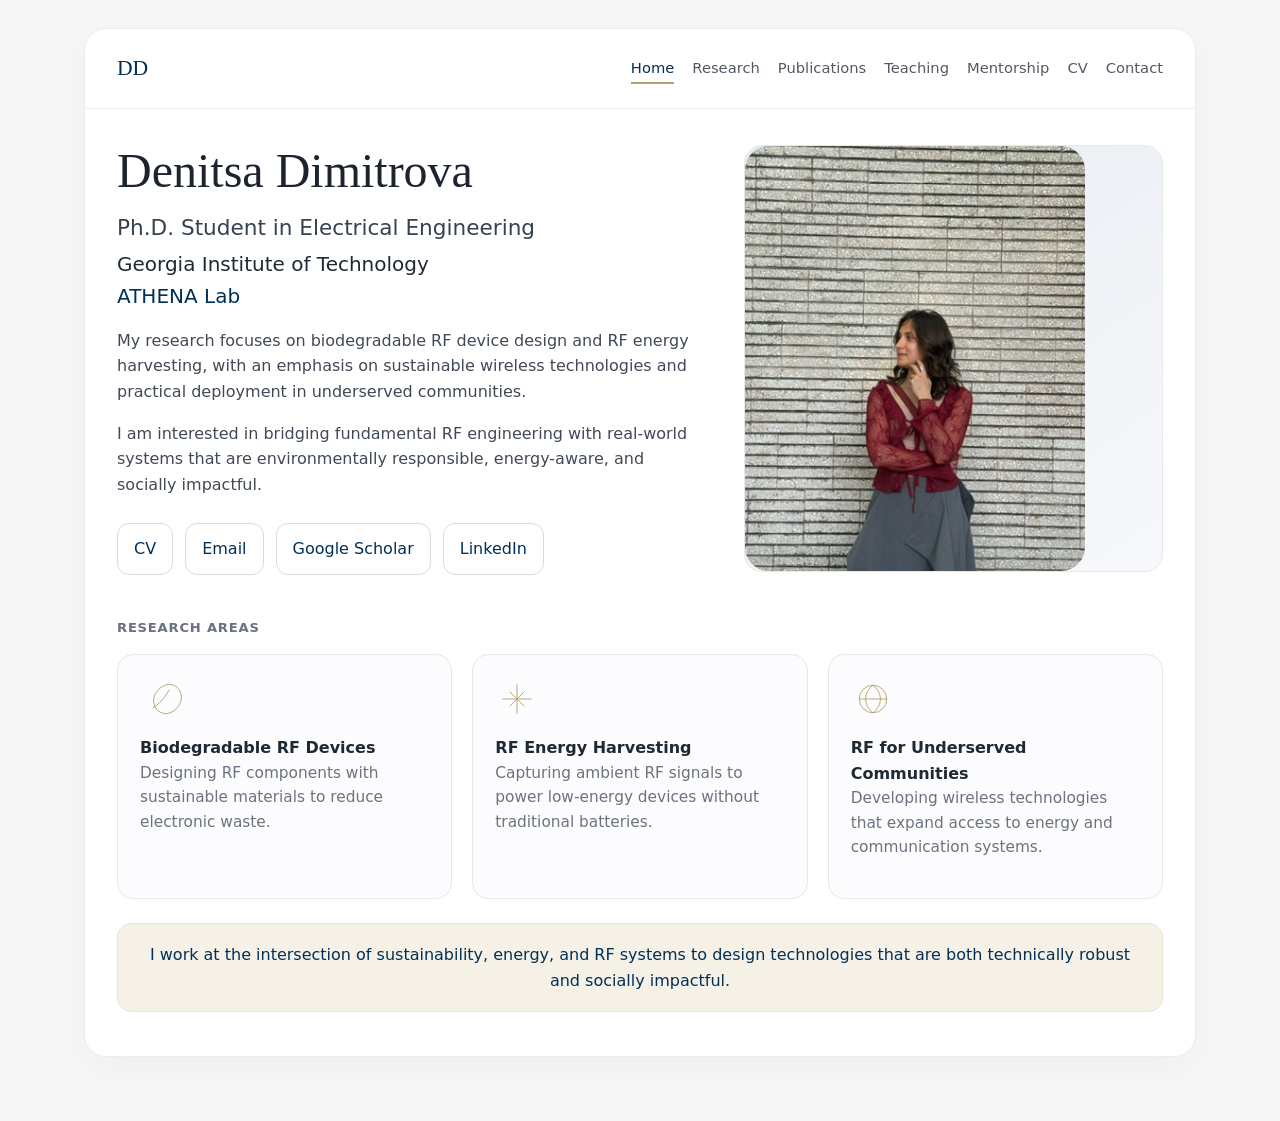
<file: index.html>
<!DOCTYPE html><html lang="en"><head><meta charset="UTF-8"><meta name="viewport" content="width=device-width, initial-scale=1.0"><title>Denitsa Dimitrova</title><link rel="stylesheet" href="style.css"></head><body><div class="container"><div class="site-shell"><header><div class="logo">DD</div><nav><a class="active" href="index.html">Home</a><a href="research.html">Research</a><a href="publications.html">Publications</a><a href="teaching.html">Teaching</a><a href="mentorship.html">Mentorship</a><a href="cv.html">CV</a><a href="contact.html">Contact</a></nav></header><main><section class="hero"><div><h1>Denitsa Dimitrova</h1><p class="subtitle">Ph.D. Student in Electrical Engineering</p><p class="affiliation">Georgia Institute of Technology<br><a href="https://athena.gatech.edu/team/" target="_blank" rel="noopener">ATHENA Lab</a></p><p class="lead">My research focuses on biodegradable RF device design and RF energy harvesting, with an emphasis on sustainable wireless technologies and practical deployment in underserved communities.</p><p class="lead">I am interested in bridging fundamental RF engineering with real-world systems that are environmentally responsible, energy-aware, and socially impactful.</p><div class="button-row"><a class="btn" href="cv.html">CV</a><a class="btn" href="mailto:ddimitrova3@gatech.edu">Email</a><a class="btn" href="#">Google Scholar</a><a class="btn" href="https://www.linkedin.com/in/denitsa-dimitrova-370844188/" target="_blank" rel="noopener">LinkedIn</a></div></div><div class="hero-photo"><img src="./deni-portrait.jpeg" alt="Portrait of Denitsa Dimitrova"></div></section><section class="section"><div class="smallcaps">Research Areas</div><div class="grid-3" style="margin-top:16px;"><div class="card soft"><div class="icon"><svg viewBox="0 0 48 48" fill="none"><path d="M31 8c-8 1-15 8-16 16-1 9 5 16 14 16 8-1 15-8 16-16 1-9-5-16-14-16Z"/><path d="M14 34c6-4 12-10 18-20"/></svg></div><strong>Biodegradable RF Devices</strong><p class="meta">Designing RF components with sustainable materials to reduce electronic waste.</p></div><div class="card soft"><div class="icon"><svg viewBox="0 0 48 48" fill="none"><path d="M24 8v32"/><path d="M8 24h32"/><path d="M16 16l16 16"/><path d="M32 16 16 32"/></svg></div><strong>RF Energy Harvesting</strong><p class="meta">Capturing ambient RF signals to power low-energy devices without traditional batteries.</p></div><div class="card soft"><div class="icon"><svg viewBox="0 0 48 48" fill="none"><circle cx="24" cy="24" r="15"/><path d="M9 24h30"/><path d="M24 9c5 4 8 9 8 15s-3 11-8 15c-5-4-8-9-8-15s3-11 8-15Z"/></svg></div><strong>RF for Underserved Communities</strong><p class="meta">Developing wireless technologies that expand access to energy and communication systems.</p></div></div><div class="note">I work at the intersection of sustainability, energy, and RF systems to design technologies that are both technically robust and socially impactful.</div></section></main></div></div></body></html>
</file>
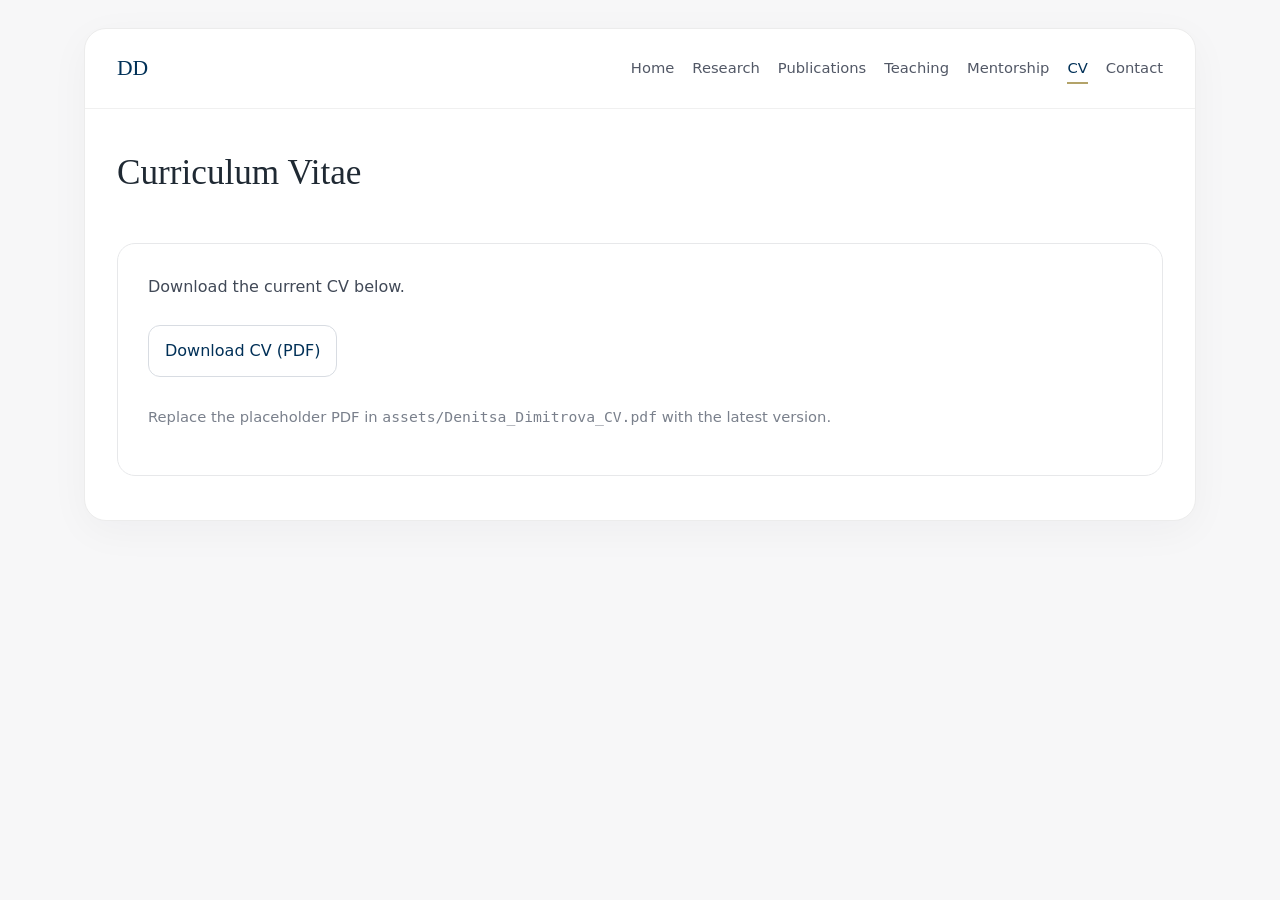
<file: cv.html>
<!DOCTYPE html><html lang="en"><head><meta charset="UTF-8"><meta name="viewport" content="width=device-width, initial-scale=1.0"><title>CV | Denitsa Dimitrova</title><link rel="stylesheet" href="style.css"></head><body><div class="container"><div class="site-shell"><header><div class="logo">DD</div><nav><a href="index.html">Home</a><a href="research.html">Research</a><a href="publications.html">Publications</a><a href="teaching.html">Teaching</a><a href="mentorship.html">Mentorship</a><a class="active" href="cv.html">CV</a><a href="contact.html">Contact</a></nav></header><main><h2>Curriculum Vitae</h2><div class="cv-box section"><p class="lead">Download the current CV below.</p><div class="button-row"><a class="btn" href="assets/Denitsa_Dimitrova_CV.pdf" target="_blank" rel="noopener">Download CV (PDF)</a></div><p class="footer">Replace the placeholder PDF in <code>assets/Denitsa_Dimitrova_CV.pdf</code> with the latest version.</p></div></main></div></div></body></html>
</file>
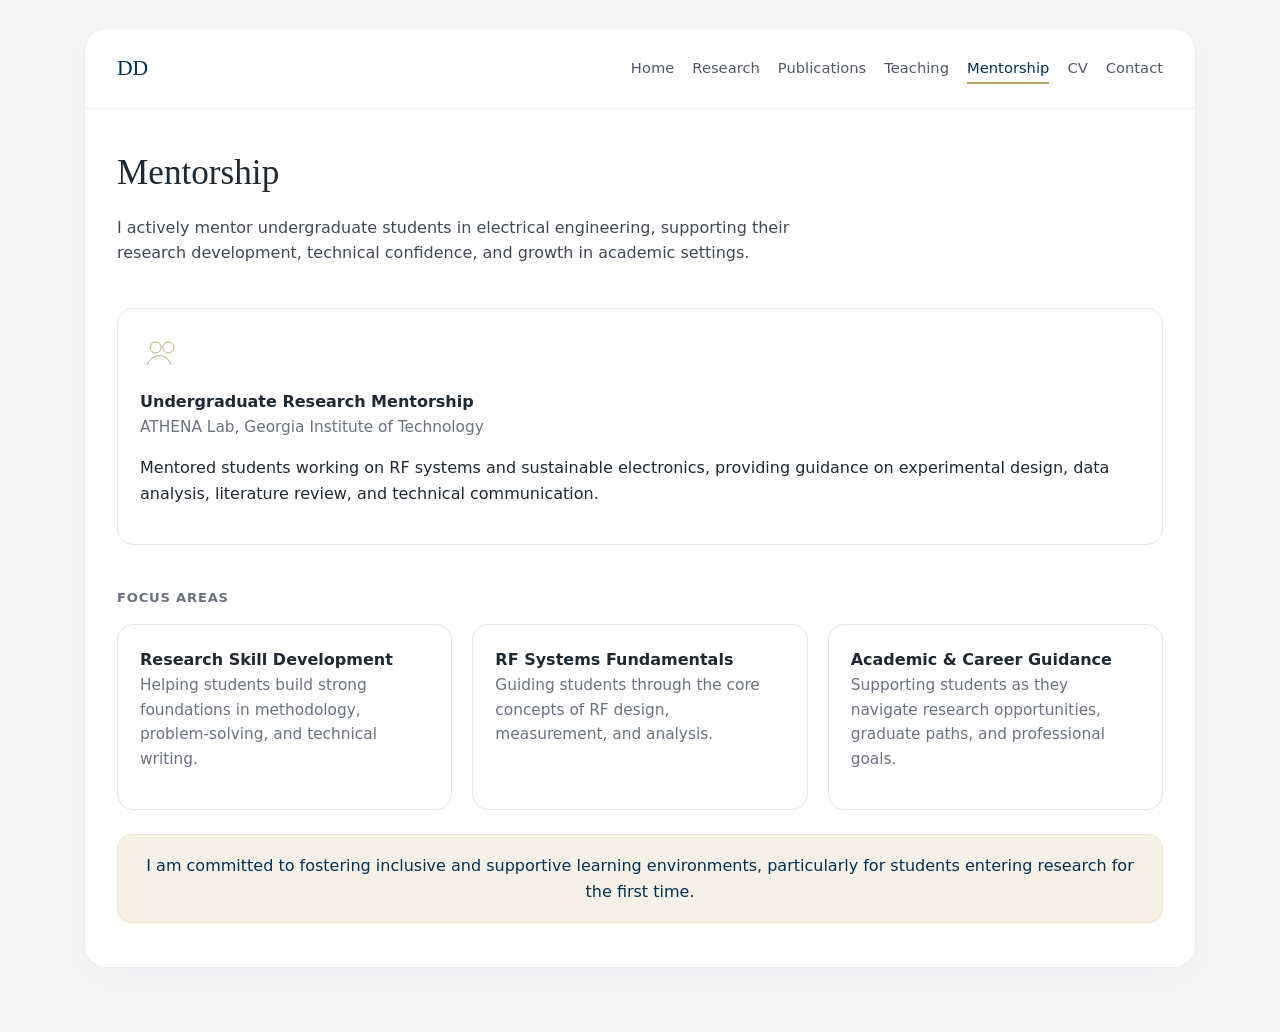
<file: mentorship.html>
<!DOCTYPE html><html lang="en"><head><meta charset="UTF-8"><meta name="viewport" content="width=device-width, initial-scale=1.0"><title>Mentorship | Denitsa Dimitrova</title><link rel="stylesheet" href="style.css"></head><body><div class="container"><div class="site-shell"><header><div class="logo">DD</div><nav><a href="index.html">Home</a><a href="research.html">Research</a><a href="publications.html">Publications</a><a href="teaching.html">Teaching</a><a class="active" href="mentorship.html">Mentorship</a><a href="cv.html">CV</a><a href="contact.html">Contact</a></nav></header><main><h2>Mentorship</h2><p class="lead">I actively mentor undergraduate students in electrical engineering, supporting their research development, technical confidence, and growth in academic settings.</p><section class="section"><div class="card"><div class="icon"><svg viewBox="0 0 48 48" fill="none"><circle cx="17" cy="18" r="6"/><circle cx="31" cy="18" r="6"/><path d="M8 37c2-6 7-10 13-10s11 4 13 10"/></svg></div><strong>Undergraduate Research Mentorship</strong><p class="meta">ATHENA Lab, Georgia Institute of Technology</p><p>Mentored students working on RF systems and sustainable electronics, providing guidance on experimental design, data analysis, literature review, and technical communication.</p></div></section><section class="section"><div class="smallcaps">Focus Areas</div><div class="grid-3" style="margin-top:16px;"><div class="card"><strong>Research Skill Development</strong><p class="meta">Helping students build strong foundations in methodology, problem-solving, and technical writing.</p></div><div class="card"><strong>RF Systems Fundamentals</strong><p class="meta">Guiding students through the core concepts of RF design, measurement, and analysis.</p></div><div class="card"><strong>Academic &amp; Career Guidance</strong><p class="meta">Supporting students as they navigate research opportunities, graduate paths, and professional goals.</p></div></div><div class="note">I am committed to fostering inclusive and supportive learning environments, particularly for students entering research for the first time.</div></section></main></div></div></body></html>
</file>
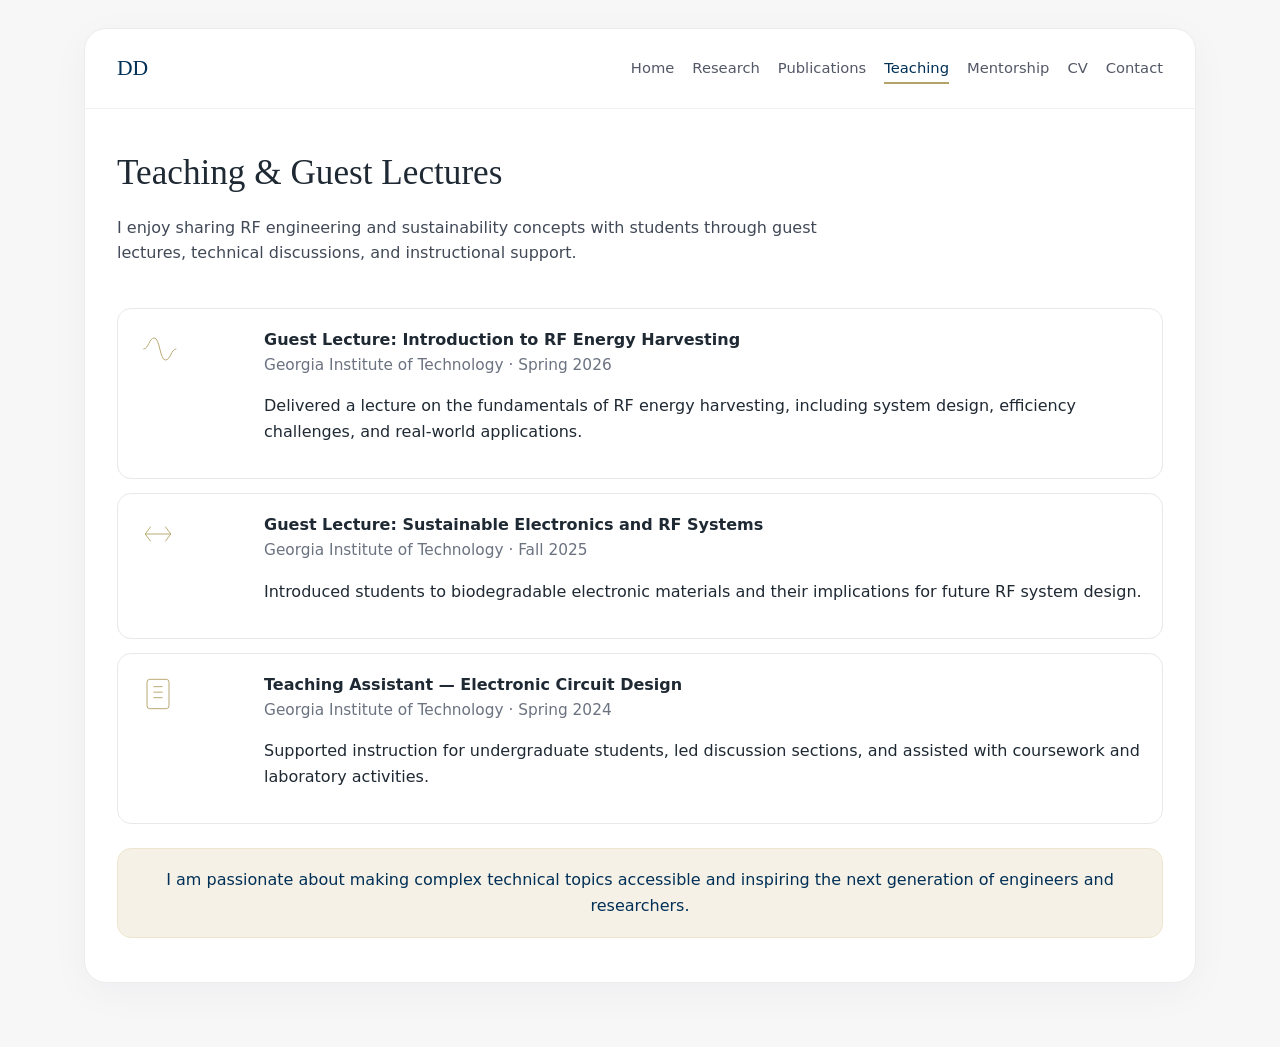
<file: teaching.html>
<!DOCTYPE html><html lang="en"><head><meta charset="UTF-8"><meta name="viewport" content="width=device-width, initial-scale=1.0"><title>Teaching | Denitsa Dimitrova</title><link rel="stylesheet" href="style.css"></head><body><div class="container"><div class="site-shell"><header><div class="logo">DD</div><nav><a href="index.html">Home</a><a href="research.html">Research</a><a href="publications.html">Publications</a><a class="active" href="teaching.html">Teaching</a><a href="mentorship.html">Mentorship</a><a href="cv.html">CV</a><a href="contact.html">Contact</a></nav></header><main><h2>Teaching &amp; Guest Lectures</h2><p class="lead">I enjoy sharing RF engineering and sustainability concepts with students through guest lectures, technical discussions, and instructional support.</p><div class="section"><div class="list-entry"><div class="icon"><svg viewBox="0 0 48 48" fill="none"><path d="M8 24c6 0 6-12 12-12s6 24 12 24 6-12 12-12"/></svg></div><div><strong>Guest Lecture: Introduction to RF Energy Harvesting</strong><p class="meta">Georgia Institute of Technology · Spring 2026</p><p>Delivered a lecture on the fundamentals of RF energy harvesting, including system design, efficiency challenges, and real-world applications.</p></div></div><div class="list-entry"><div class="icon"><svg viewBox="0 0 48 48" fill="none"><path d="M10 24h28"/><path d="M16 16l-6 8 6 8"/><path d="M32 16l6 8-6 8"/></svg></div><div><strong>Guest Lecture: Sustainable Electronics and RF Systems</strong><p class="meta">Georgia Institute of Technology · Fall 2025</p><p>Introduced students to biodegradable electronic materials and their implications for future RF system design.</p></div></div><div class="list-entry"><div class="icon"><svg viewBox="0 0 48 48" fill="none"><rect x="12" y="8" width="24" height="32" rx="3"/><path d="M19 16h10M19 22h10M19 28h10"/></svg></div><div><strong>Teaching Assistant — Electronic Circuit Design</strong><p class="meta">Georgia Institute of Technology · Spring 2024</p><p>Supported instruction for undergraduate students, led discussion sections, and assisted with coursework and laboratory activities.</p></div></div></div><div class="note">I am passionate about making complex technical topics accessible and inspiring the next generation of engineers and researchers.</div></main></div></div></body></html>
</file>
<file: style.css>
:root {
  --gt-navy: #003057;
  --gt-gold: #b3a369;
  --gt-gold-soft: #f5f1e6;
  --text: #1f2933;
  --muted: #6b7280;
  --border: #e7e8ea;
  --bg: #fcfcfd;
  --white: #ffffff;
}
* { box-sizing: border-box; }
body {
  margin: 0;
  font-family: Inter, ui-sans-serif, system-ui, -apple-system, BlinkMacSystemFont, "Segoe UI", sans-serif;
  color: var(--text);
  background: #f7f7f8;
  line-height: 1.6;
}
.container {
  max-width: 1160px;
  margin: 0 auto;
  padding: 28px 24px 64px;
}
.site-shell {
  background: var(--white);
  border: 1px solid #ececec;
  border-radius: 22px;
  box-shadow: 0 10px 40px rgba(17, 24, 39, 0.04);
  overflow: hidden;
}
header {
  display: flex;
  justify-content: space-between;
  align-items: center;
  padding: 22px 32px;
  border-bottom: 1px solid #f0f0f0;
}
.logo {
  font-family: Georgia, "Times New Roman", serif;
  font-size: 1.35rem;
  color: var(--gt-navy);
}
nav a {
  color: #525866;
  text-decoration: none;
  margin-left: 18px;
  font-size: 0.92rem;
  padding-bottom: 6px;
  border-bottom: 2px solid transparent;
}
nav a:hover, nav a.active {
  color: var(--gt-navy);
  border-color: var(--gt-gold);
}
main { padding: 36px 32px 44px; }
.hero {
  display: grid;
  grid-template-columns: 1.2fr 0.85fr;
  gap: 36px;
  align-items: start;
}
h1, h2, h3 { margin: 0 0 14px; }
h1 {
  font-family: Georgia, "Times New Roman", serif;
  font-size: 3rem;
  line-height: 1.1;
  font-weight: 500;
  color: #1d2430;
}
h2 {
  font-family: Georgia, "Times New Roman", serif;
  font-size: 2.2rem;
  font-weight: 500;
}
h3 {
  font-size: 1rem;
  letter-spacing: 0.04em;
  text-transform: uppercase;
  color: #5d6470;
}
.subtitle {
  font-size: 1.35rem;
  color: #374151;
  margin-bottom: 0;
}
.affiliation { font-size: 1.25rem; margin-top: 2px; }
.affiliation a { color: var(--gt-navy); text-decoration: none; }
p { margin: 0 0 16px; }
.lead { max-width: 700px; color: #414957; }
.hero-photo {
  border-radius: 18px;
  overflow: hidden;
  border: 1px solid var(--border);
  background: linear-gradient(145deg, #e8ecf2, #f7f8fb);
}
.hero-photo img { 
 width: 100%;
  max-width: 340px;
  aspect-ratio: 4 / 5;
  object-fit: cover;
  object-position: center;
  border-radius: 24px;
  display: block; }
.button-row {
  display: flex;
  flex-wrap: wrap;
  gap: 12px;
  margin-top: 26px;
}
.btn {
  display: inline-flex;
  align-items: center;
  gap: 8px;
  text-decoration: none;
  border: 1px solid #d8dce2;
  padding: 12px 16px;
  border-radius: 12px;
  color: var(--gt-navy);
  background: #fff;
  font-weight: 500;
}
.btn:hover { border-color: var(--gt-gold); background: #fffdfa; }
.section { margin-top: 42px; }
.grid-3 {
  display: grid;
  grid-template-columns: repeat(3, minmax(0, 1fr));
  gap: 20px;
}
.card {
  background: #fff;
  border: 1px solid var(--border);
  border-radius: 16px;
  padding: 22px;
}
.card.soft { background: #fcfcfe; }
.icon {
  width: 44px;
  height: 44px;
  margin-bottom: 14px;
}
.icon svg { width: 100%; height: 100%; }
.icon path, .icon line, .icon circle, .icon rect, .icon polyline { stroke: var(--gt-gold); }
.note {
  background: var(--gt-gold-soft);
  border-radius: 14px;
  padding: 18px 22px;
  text-align: center;
  color: var(--gt-navy);
  margin-top: 24px;
  border: 1px solid #ede5ce;
}
.diagram {
  background: #fbfaf7;
  border: 1px solid #eee6d4;
  border-radius: 18px;
  padding: 26px;
}
.diagram svg { width: 100%; height: auto; display: block; }
.list-entry {
  display: grid;
  grid-template-columns: 110px 1fr;
  gap: 18px;
  align-items: start;
  padding: 18px;
  border: 1px solid var(--border);
  border-radius: 14px;
  background: #fff;
  margin-bottom: 14px;
}
.thumb {
  border-radius: 10px;
  border: 1px solid var(--border);
  background: #f9fafb;
  overflow: hidden;
}
.thumb img { width: 100%; display: block; }
.meta { color: var(--muted); font-size: 0.96rem; }
.links a { color: var(--gt-navy); margin-right: 12px; text-decoration: none; }
.contact-list { display: grid; gap: 16px; margin-top: 18px; }
.contact-item {
  display: flex; align-items: center; gap: 14px; font-size: 1.05rem;
}
.skyline img { width: 100%; max-width: 420px; opacity: 0.9; }
.two-col {
  display: grid;
  grid-template-columns: 1.05fr 0.95fr;
  gap: 34px;
  align-items: start;
}
.smallcaps { text-transform: uppercase; letter-spacing: 0.06em; color: #6a7080; font-size: 0.82rem; font-weight: 700; }
.cv-box {
  padding: 30px;
  border: 1px solid var(--border);
  border-radius: 18px;
  background: #fff;
}
.footer { color: #7a808c; font-size: 0.92rem; margin-top: 28px; }
@media (max-width: 900px) {
  .hero, .two-col, .grid-3 { grid-template-columns: 1fr; }
  header { flex-direction: column; align-items: flex-start; gap: 16px; }
  nav a { margin: 0 14px 0 0; }
  .list-entry { grid-template-columns: 1fr; }
}
</file>
